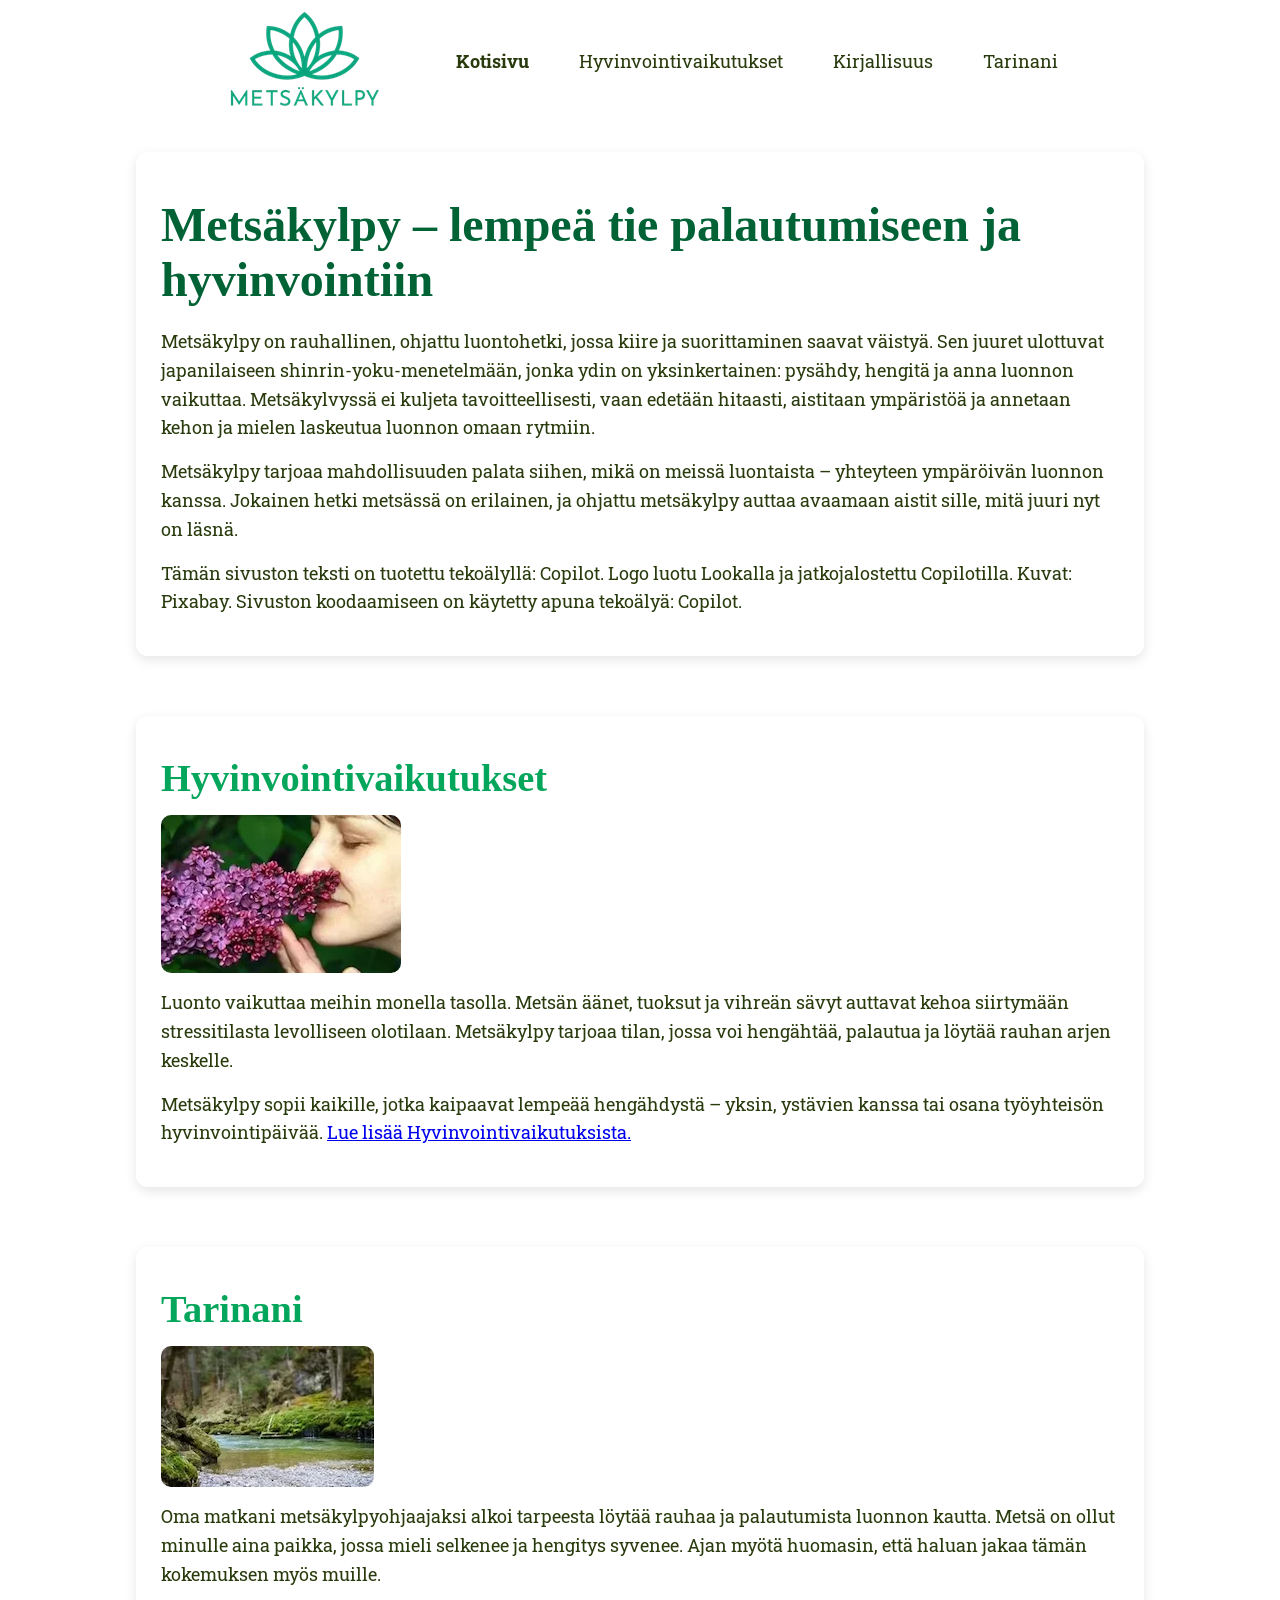
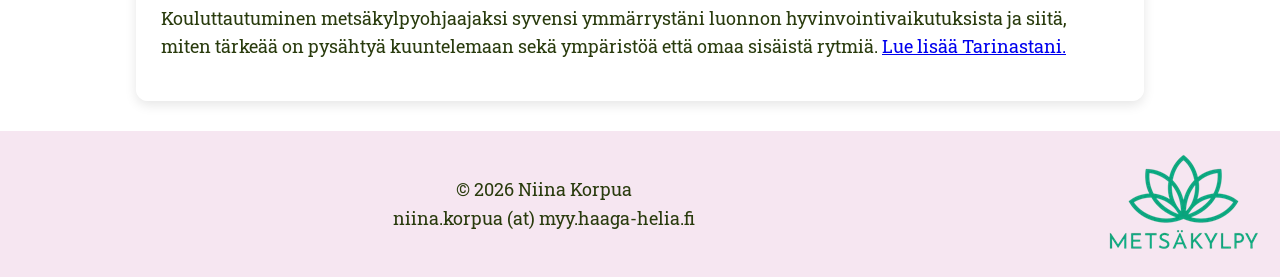
<file: index.html>
<!doctype html>
<html lang="fi">
  <head>
    <title>Metsäkylpy</title>
    <meta name="description" content="Tietoa metsäkylvystä.">
    <meta name="viewport" content="width=device-width, initial-scale=1" >
    <meta charset="UTF-8" >
    <meta name="author" content="Niina" >
    <meta name="robots" content="index, follow">
    <!-- Fontit -->
    <link rel="preconnect" href="https://fonts.googleapis.com" >
    <link rel="preconnect" href="https://fonts.gstatic.com" crossorigin >
    <link
      href="https://fonts.googleapis.com/css2?family=Playwrite+NZ+Basic:wght@100..400&family=Roboto+Slab:wght@100..900&display=optional"
      rel="stylesheet">
    <!-- CSS -->
    <link href="style.css" rel="stylesheet" type="text/css">

    <!-- Ensimmäisen ison kuvan lataukseen liittyvä -->
    <link rel="preload" as="image" href="Kuva0.webp" fetchpriority="high">
  
  </head>
  <body>
    <header>

    <!-- Ylätunniste: logo + navigaatio -->
    <div class="header-container">
      <img class="logo" src="Logo.webp" width="153" height="106" alt="Logo Metsäkylpy" >
      <button class="hamburger-btn" id="hamburger" aria-label="Toggle navigation" type="button">
        <span class="bar"></span>
        <span class="bar"></span>
        <span class="bar"></span>
      </button>
        <nav class="header-navigation" id="nav-menu" aria-label="Päänavigaatio">
          <ul class="header-text-navigation">
            <li><a href="./" class="active">Kotisivu</a></li>
            <li>
              <a href="hyvinvointivaikutukset.html">Hyvinvointivaikutukset</a>
            </li>
            <li><a href="kirjallisuus.html">Kirjallisuus</a></li>
            <li><a href="tarinani.html">Tarinani</a></li>
          </ul>
        </nav>
        <script>

          // Hamburger menu toggle
          const hamburger = document.getElementById("hamburger");
          const navMenu = document.getElementById("nav-menu");

          hamburger.addEventListener("click", () => {
            navMenu.classList.toggle("active");
            hamburger.classList.toggle("active");
          });

          // Close menu when link is clicked
          document.querySelectorAll(".header-navigation a").forEach(link => {
            link.addEventListener("click", () => {
              navMenu.classList.remove("active");
              hamburger.classList.remove("active");
            });
          });
        </script>
    </div>

    <!-- Leveä bannerikuva -->
    <div class="banneri-container">
      <img  class="lcp" src="Kuva0.webp" width="215" height="125" fetchpriority="high" alt="Kanto metsässä" >
    </div>
    </header>

    <!-- Pääsisältö -->
    <main>
      <div class="page">
      <div class="card">
        <h1>Metsäkylpy – lempeä tie palautumiseen ja hyvinvointiin</h1>
        <p>
          Metsäkylpy on rauhallinen, ohjattu luontohetki, jossa kiire ja suorittaminen saavat väistyä. Sen juuret
          ulottuvat japanilaiseen shinrin-yoku-menetelmään, jonka ydin on yksinkertainen: pysähdy, hengitä ja anna
          luonnon vaikuttaa. Metsäkylvyssä ei kuljeta tavoitteellisesti, vaan edetään hitaasti, aistitaan ympäristöä ja
          annetaan kehon ja mielen laskeutua luonnon omaan rytmiin.
        </p>
        <p>
          Metsäkylpy tarjoaa mahdollisuuden palata siihen, mikä on meissä luontaista – yhteyteen ympäröivän luonnon
          kanssa. Jokainen hetki metsässä on erilainen, ja ohjattu metsäkylpy auttaa avaamaan aistit sille, mitä juuri
          nyt on läsnä.
        </p>
        <p>
          Tämän sivuston teksti on tuotettu tekoälyllä: Copilot. Logo luotu Lookalla ja jatkojalostettu Copilotilla. Kuvat: Pixabay. Sivuston koodaamiseen on käytetty apuna tekoälyä: Copilot.
        </p>
      </div>
      <div class="flex_container kotisivu">
        <div class="flex_item">
          <div class="card">
          <h2>Hyvinvointi&shy;vaikutukset</h2>
          <img src="Kuva1.webp" width="240" height="158" alt="Nainen haistelee kukkaa" >
          <p>
            Luonto vaikuttaa meihin monella tasolla. Metsän äänet, tuoksut ja vihreän sävyt auttavat kehoa siirtymään
            stressitilasta levolliseen olotilaan. Metsäkylpy tarjoaa tilan, jossa voi hengähtää, palautua ja löytää
            rauhan arjen keskelle.
          </p>
          <p>
            Metsäkylpy sopii kaikille, jotka kaipaavat lempeää hengähdystä – yksin, ystävien kanssa tai osana
            työyhteisön hyvinvointipäivää.
            <a href="hyvinvointivaikutukset.html">Lue lisää Hyvinvointivaikutuksista.</a>
          </p>
          </div>
        </div>
      </div>

        <div class="flex_item">
          <div class="card">
          <h2>Tarinani</h2>
          <img src="Kuva2.webp" width="213" height="141" alt="Puro metsässä" >
          <p>
            Oma matkani metsäkylpyohjaajaksi alkoi tarpeesta löytää rauhaa ja palautumista luonnon kautta. Metsä on
            ollut minulle aina paikka, jossa mieli selkenee ja hengitys syvenee. Ajan myötä huomasin, että haluan jakaa
            tämän kokemuksen myös muille.
          </p>
          <p>
            Kouluttautuminen metsäkylpyohjaajaksi syvensi ymmärrystäni luonnon hyvinvointivaikutuksista ja siitä, miten
            tärkeää on pysähtyä kuuntelemaan sekä ympäristöä että omaa sisäistä rytmiä.
            <a href="tarinani.html">Lue lisää Tarinastani.</a>
          </p>
          
        </div>
      </div>
      </div>
    </main>

    <footer>
      <div class="footer-container">
        <div class="footer-text-container">
          <p>© 2026 Niina Korpua <br >
          niina.korpua (at) myy.haaga-helia.fi 
          </p>
        </div>
        <img class="logo" src="Logo.webp" width="153" height="106" alt="Logo Metsäkylpy" >
      </div>
    </footer>
  </body>
</html>
</file>
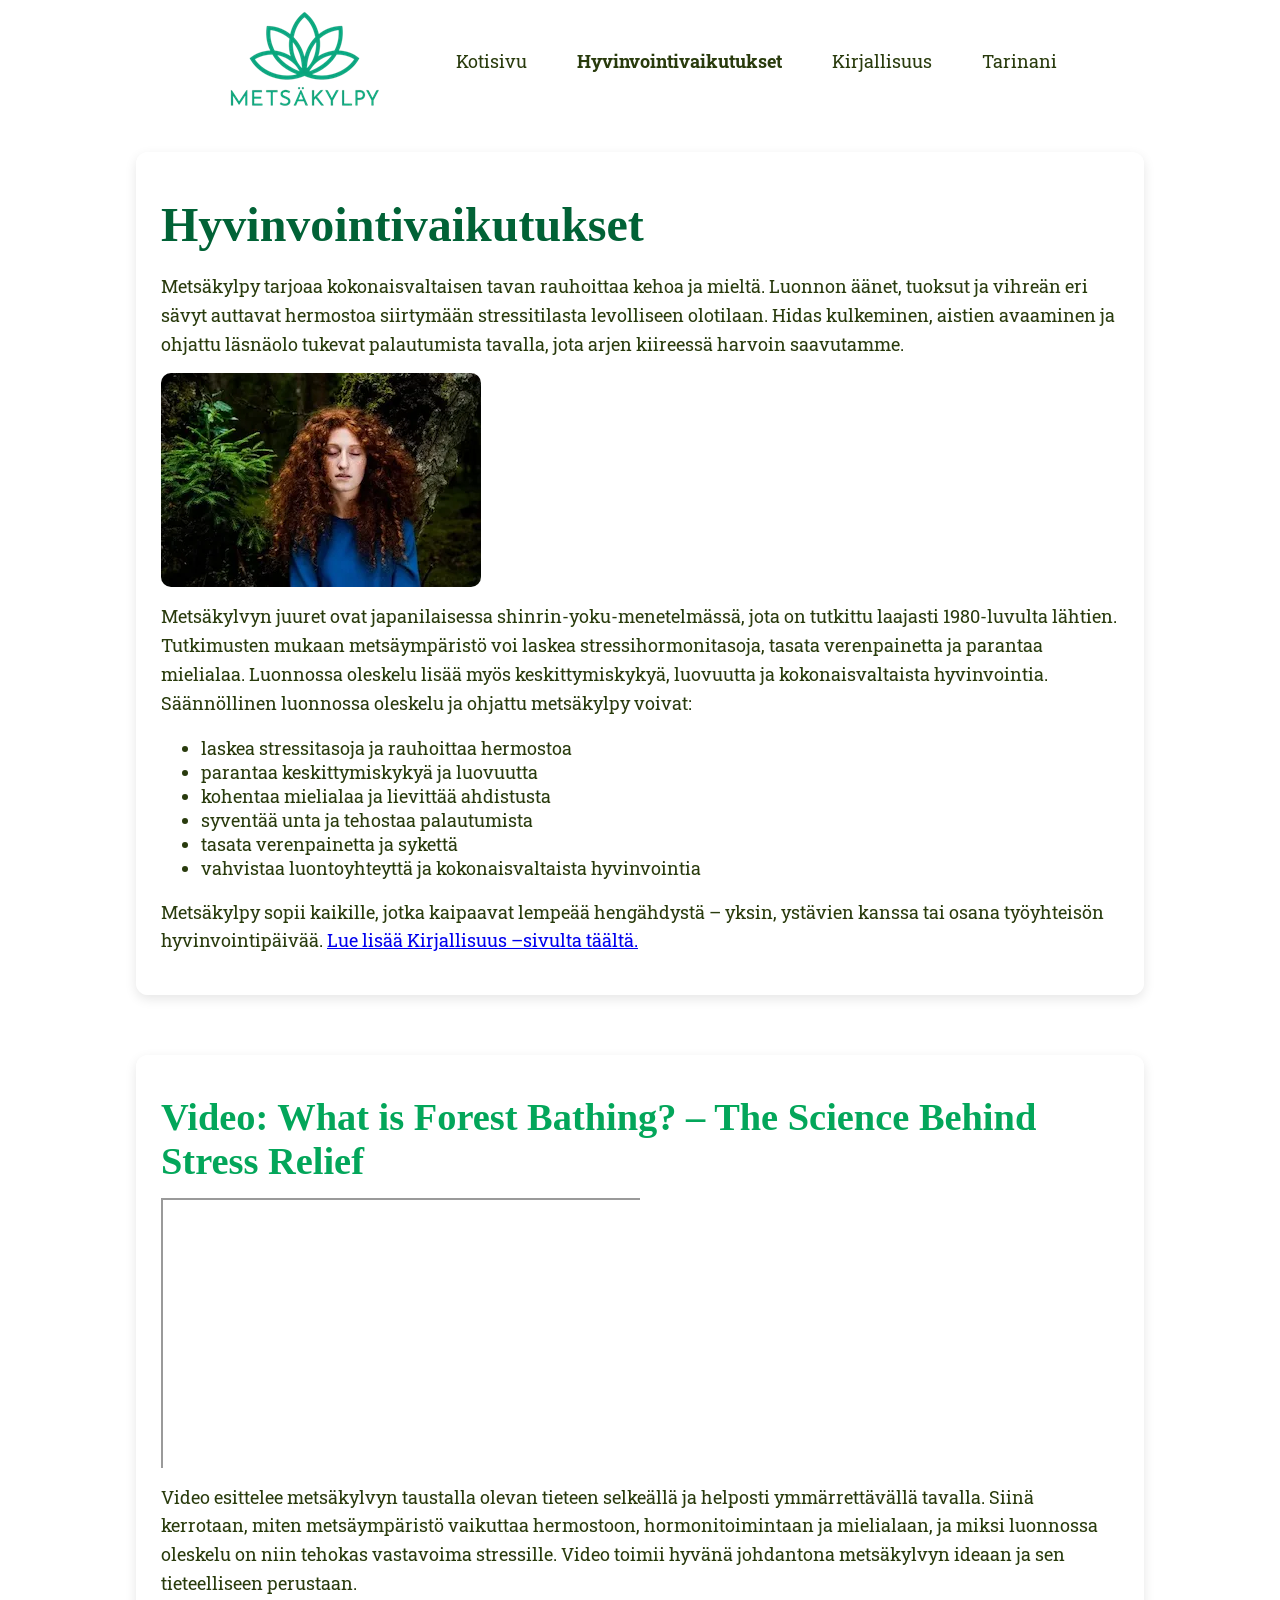
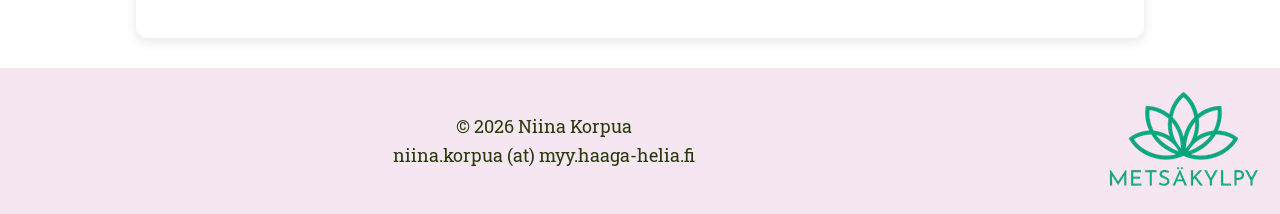
<file: hyvinvointivaikutukset.html>
<!doctype html>
<html lang="fi">
  <head>
    <title>Hyvinvointivaikutukset</title>
    <meta name="viewport" content="width=device-width, initial-scale=1" >
    <meta name="description" content="Metsäkylpy – tietoa luonnon hyvinvointivaikutuksista.">
    <meta charset="UTF-8" >
    <meta name="author" content="Niina" >
    <meta name="robots" content="index, follow">
    <!-- Fontit -->
    <link rel="preconnect" href="https://fonts.googleapis.com" >
    <link rel="preconnect" href="https://fonts.gstatic.com" crossorigin >
    <link
      href="https://fonts.googleapis.com/css2?family=Playwrite+NZ+Basic:wght@100..400&family=Roboto+Slab:wght@100..900&display=optional"
      rel="stylesheet">
    <!-- CSS -->
    <link href="style.css" rel="stylesheet" type="text/css" >

    <!-- Ensimmäisen ison kuvan lataukseen liittyvä -->
    <link rel="preload" as="image" href="Kuva0.webp" fetchpriority="high">
  
  </head>
  <body>
  <!-- Sivun yhtenäinen ulkomarginaali kaikilla sivuilla <div class="page">-->
    <!-- Ylätunniste: logo + navigaatio -->

    <div class="header-container">
      <a href="index.html"><img class="logo" src="Logo.webp" width="153" height="106" alt="Logo Metsäkylpy" >
      </a>
      <button class="hamburger-btn" id="hamburger" aria-label="Toggle navigation" type="button">
        <span class="bar"></span>
        <span class="bar"></span>
        <span class="bar"></span>
      </button>
      <header>
        <nav class="header-navigation" id="nav-menu" aria-label="Päänavigaatio">
          <ul class="header-text-navigation">
            <li><a href="./">Kotisivu</a></li>
            <li>
              <a href="hyvinvointivaikutukset.html" class="active">Hyvinvointivaikutukset</a>
            </li>
            <li><a href="kirjallisuus.html">Kirjallisuus</a></li>
            <li><a href="tarinani.html">Tarinani</a></li>
          </ul>
        </nav>
        <script>
          // Hamburger menu toggle
          const hamburger = document.getElementById("hamburger");
          const navMenu = document.getElementById("nav-menu");

          hamburger.addEventListener("click", () => {
            navMenu.classList.toggle("active");
            hamburger.classList.toggle("active");
          });

          // Close menu when link is clicked
          document.querySelectorAll(".header-navigation a").forEach(link => {
            link.addEventListener("click", () => {
              navMenu.classList.remove("active");
              hamburger.classList.remove("active");
            });
          });
        </script>
      </header>
    </div>

    <!-- Leveä bannerikuva (Kuva0) -->
    <div class="banneri-container">
      <img  class="lcp" src="Kuva0.webp" width="215" height="125" fetchpriority="high" alt="Kanto metsässä" >
    </div>

    <!-- Pääsisältö -->
    <main>
      <div class="page">
      <div class="card">
      <div class="flex_item">
        <h1>Hyvinvointi&shy;vaikutukset</h1>
        <p>
          Metsäkylpy tarjoaa kokonaisvaltaisen tavan rauhoittaa kehoa ja mieltä. Luonnon äänet, tuoksut ja vihreän eri
          sävyt auttavat hermostoa siirtymään stressitilasta levolliseen olotilaan. Hidas kulkeminen, aistien avaaminen
          ja ohjattu läsnäolo tukevat palautumista tavalla, jota arjen kiireessä harvoin saavutamme.
        </p>
        <img src="Kuva3.webp" width="640" height="427" alt="Nainen metsässä" >
        <p>
          Metsäkylvyn juuret ovat japanilaisessa shinrin-yoku-menetelmässä, jota on tutkittu laajasti 1980-luvulta
          lähtien. Tutkimusten mukaan metsäympäristö voi laskea stressihormonitasoja, tasata verenpainetta ja parantaa
          mielialaa. Luonnossa oleskelu lisää myös keskittymiskykyä, luovuutta ja kokonaisvaltaista hyvinvointia.
          Säännöllinen luonnossa oleskelu ja ohjattu metsäkylpy voivat:
        </p>

        <ul>
          <li>laskea stressitasoja ja rauhoittaa hermostoa</li>
          <li>parantaa keskittymiskykyä ja luovuutta</li>
          <li>kohentaa mielialaa ja lievittää ahdistusta</li>
          <li>syventää unta ja tehostaa palautumista</li>
          <li>tasata verenpainetta ja sykettä</li>
          <li>vahvistaa luontoyhteyttä ja kokonaisvaltaista hyvinvointia</li>
        </ul>
        <p>
          Metsäkylpy sopii kaikille, jotka kaipaavat lempeää hengähdystä – yksin, ystävien kanssa tai osana työyhteisön
          hyvinvointipäivää.
          <a href="kirjallisuus.html">Lue lisää Kirjallisuus –sivulta täältä.</a>
        </p>
      </div>
      </div>

      <div class="flex_container">
        <div class="flex_item">
        <div class="card">
          <h2>Video: What is Forest Bathing? – The Science Behind Stress Relief</h2>
          <div class="video-wrapper">
            <iframe
              src="https://www.youtube.com/embed/0zaBChEQr2w?playsinline=1"
              title="YouTube video player"
              allow="accelerometer; autoplay; clipboard-write; encrypted-media; gyroscope; picture-in-picture"
              allowfullscreen
            >
            </iframe>
          </div>
          <p>
            Video esittelee metsäkylvyn taustalla olevan tieteen selkeällä ja helposti ymmärrettävällä tavalla. Siinä
            kerrotaan, miten metsäympäristö vaikuttaa hermostoon, hormonitoimintaan ja mielialaan, ja miksi luonnossa
            oleskelu on niin tehokas vastavoima stressille. Video toimii hyvänä johdantona metsäkylvyn ideaan ja sen
            tieteelliseen perustaan.
          </p>
        </div>
      </div>
      </div>
      </div>
      </main>
      <footer>
        <div class="footer-container">
          <div class="footer-text-container">
          <p>© 2026 Niina Korpua <br >
          niina.korpua (at) myy.haaga-helia.fi
          </p>
          </div>
          <img class="logo" src="Logo.webp" width="153" height="106" alt="Logo Metsäkylpy" >
        </div>
      </footer>

  </body>
</html>
</file>
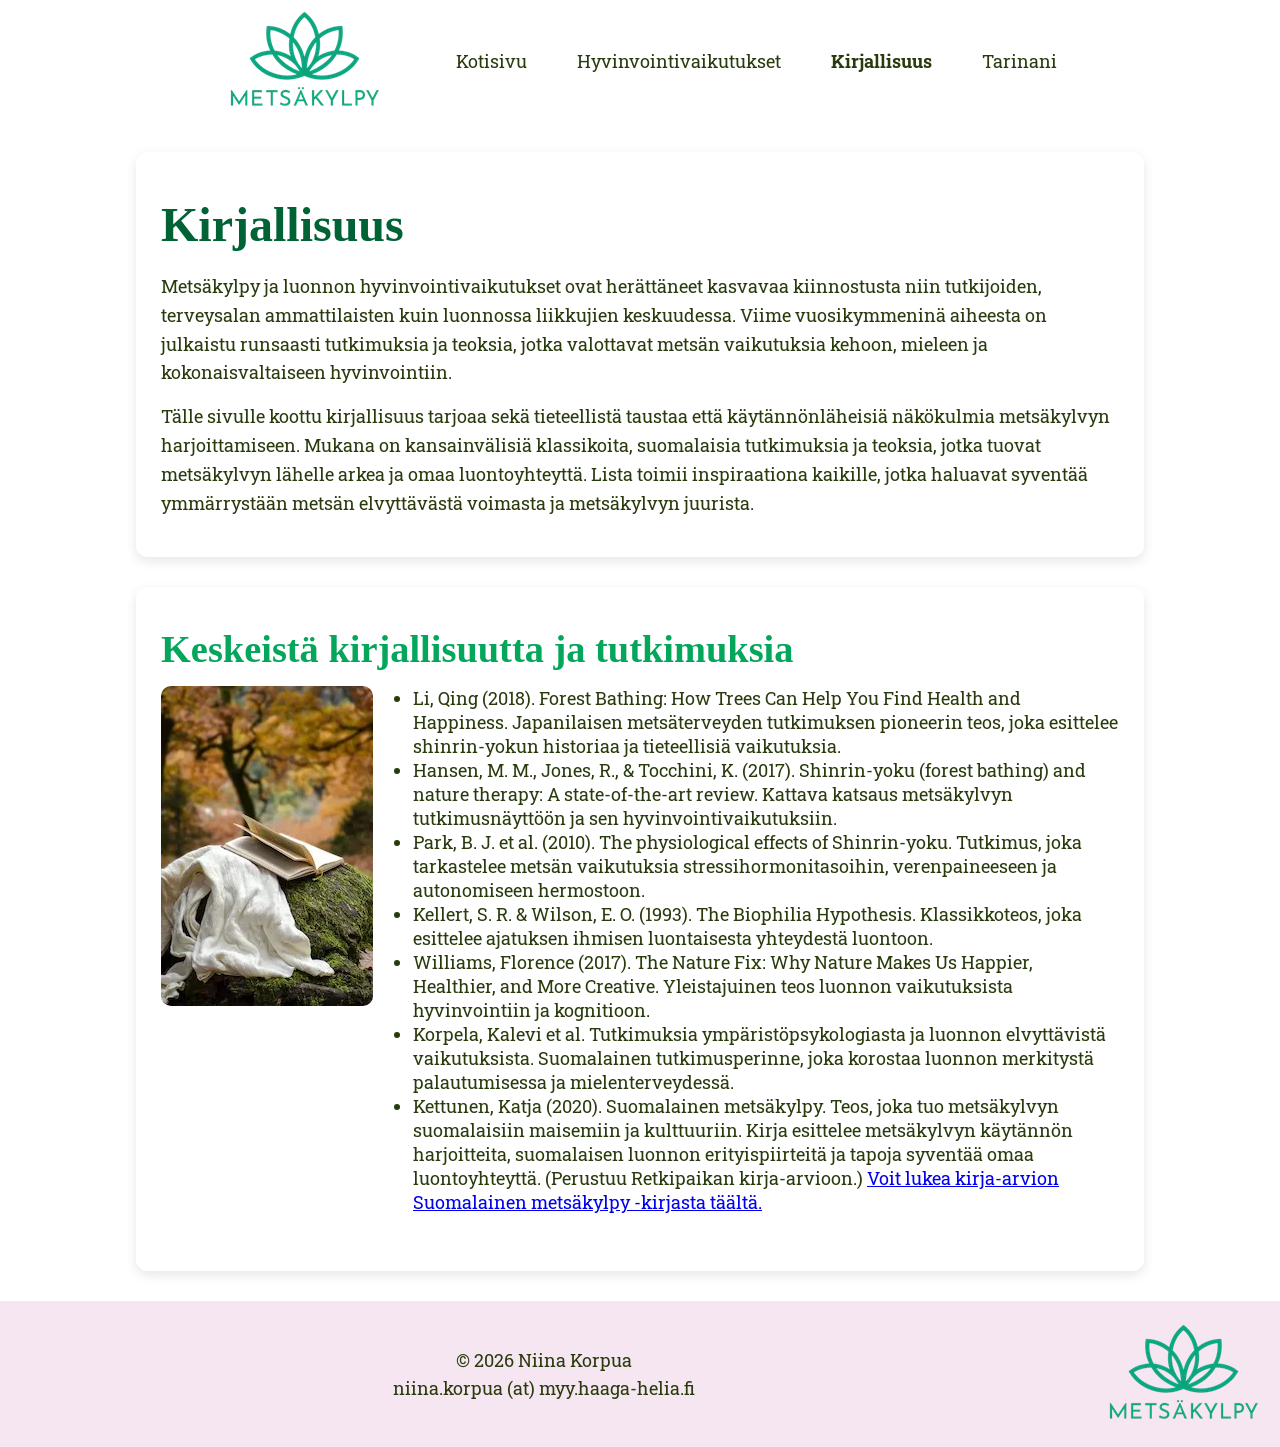
<file: kirjallisuus.html>
<!doctype html>
<html lang="fi">
  <head>
    <title>Kirjallisuus</title>
    <meta name="viewport" content="width=device-width, initial-scale=1" >
    <meta name="description" content="Kirjallisuutta metsäkylvystä.">
    <meta charset="UTF-8" >
    <meta name="author" content="Niina" >
    <meta name="robots" content="index, follow">
        <!-- Fontit -->
    <link rel="preconnect" href="https://fonts.googleapis.com" >
    <link rel="preconnect" href="https://fonts.gstatic.com" crossorigin >
    <link
      href="https://fonts.googleapis.com/css2?family=Playwrite+NZ+Basic:wght@100..400&family=Roboto+Slab:wght@100..900&display=optional"
      rel="stylesheet">
    <!-- CSS -->
    <link href="style.css" rel="stylesheet" type="text/css">

    <!-- Ensimmäisen ison kuvan lataukseen liittyvä -->
    <link rel="preload" as="image" href="Kuva0.webp" fetchpriority="high">
  
  </head>
  <body>
    <!-- Sivun yhtenäinen ulkomarginaali kaikilla sivuilla <div class="page">-->
    <!-- Ylätunniste: logo + navigaatio -->

    <div class="header-container">
      <a href="index.html"><img class="logo" src="Logo.webp" width="153" height="106" alt="Logo Metsäkylpy" >
      </a>
      <button class="hamburger-btn" id="hamburger" aria-label="Toggle navigation" type="button">
        <span class="bar"></span>
        <span class="bar"></span>
        <span class="bar"></span>
      </button>
      <header>
        <nav class="header-navigation" id="nav-menu" aria-label="Päänavigaatio">
          <ul class="header-text-navigation">
            <li><a href="./">Kotisivu</a></li>
            <li>
              <a href="hyvinvointivaikutukset.html">Hyvinvointivaikutukset</a>
            </li>
            <li><a href="kirjallisuus.html" class="active">Kirjallisuus</a></li>
            <li><a href="tarinani.html">Tarinani</a></li>
          </ul>
        </nav>
        <script>
          // Hamburger menu toggle
          const hamburger = document.getElementById("hamburger");
          const navMenu = document.getElementById("nav-menu");

          hamburger.addEventListener("click", () => {
            navMenu.classList.toggle("active");
            hamburger.classList.toggle("active");
          });

          // Close menu when link is clicked
          document.querySelectorAll(".header-navigation a").forEach(link => {
            link.addEventListener("click", () => {
              navMenu.classList.remove("active");
              hamburger.classList.remove("active");
            });
          });
        </script>
      </header>
    </div>

    <!-- POIS ylimääräiset? <div class="container">
        <section class="section">  -->

    <!-- Leveä bannerikuva (Kuva0) -->
    <div class="banneri-container">
      <img  class="lcp" src="Kuva0.webp" width="215" height="125" fetchpriority="high" alt="Kanto metsässä" >
    </div>

    <!-- Pääsisältö -->
    <main>
      <div class="page">
      <div class="card">
      <h1>Kirjallisuus</h1>
      <p>
        Metsäkylpy ja luonnon hyvinvointivaikutukset ovat herättäneet kasvavaa kiinnostusta niin tutkijoiden,
        terveysalan ammattilaisten kuin luonnossa liikkujien keskuudessa. Viime vuosikymmeninä aiheesta on julkaistu
        runsaasti tutkimuksia ja teoksia, jotka valottavat metsän vaikutuksia kehoon, mieleen ja kokonaisvaltaiseen
        hyvinvointiin.
      </p>
      <p>
        Tälle sivulle koottu kirjallisuus tarjoaa sekä tieteellistä taustaa että käytännönläheisiä näkökulmia
        metsäkylvyn harjoittamiseen. Mukana on kansainvälisiä klassikoita, suomalaisia tutkimuksia ja teoksia, jotka
        tuovat metsäkylvyn lähelle arkea ja omaa luontoyhteyttä. Lista toimii inspiraationa kaikille, jotka haluavat
        syventää ymmärrystään metsän elvyttävästä voimasta ja metsäkylvyn juurista.
      </p>
      </div>
      <div class="card">
      <h2>Keskeistä kirjallisuutta ja tutkimuksia</h2>
      <div class="book-list-container">
        <div class="flex_item">
          <img src="Kuva4.webp" width="212" height="320" alt="Kirja kivellä metsässä" >
        </div>

        <div>
          <ul class="book-list">
            <li>
              Li, Qing (2018). Forest Bathing: How Trees Can Help You Find Health and Happiness. Japanilaisen
              metsäterveyden tutkimuksen pioneerin teos, joka esittelee shinrin-yokun historiaa ja tieteellisiä
              vaikutuksia.
            </li>
            <li>
              Hansen, M. M., Jones, R., & Tocchini, K. (2017). Shinrin-yoku (forest bathing) and nature therapy: A
              state-of-the-art review. Kattava katsaus metsäkylvyn tutkimusnäyttöön ja sen hyvinvointivaikutuksiin.
            </li>
            <li>
              Park, B. J. et al. (2010). The physiological effects of Shinrin-yoku. Tutkimus, joka tarkastelee metsän
              vaikutuksia stressihormonitasoihin, verenpaineeseen ja autonomiseen hermostoon.
            </li>
            <li>
              Kellert, S. R. & Wilson, E. O. (1993). The Biophilia Hypothesis. Klassikkoteos, joka esittelee ajatuksen
              ihmisen luontaisesta yhteydestä luontoon.
            </li>
            <li>
              Williams, Florence (2017). The Nature Fix: Why Nature Makes Us Happier, Healthier, and More Creative.
              Yleistajuinen teos luonnon vaikutuksista hyvinvointiin ja kognitioon.
            </li>
            <li>
              Korpela, Kalevi et al. Tutkimuksia ympäristöpsykologiasta ja luonnon elvyttävistä vaikutuksista.
              Suomalainen tutkimusperinne, joka korostaa luonnon merkitystä palautumisessa ja mielenterveydessä.
            </li>
            <li>
              Kettunen, Katja (2020). Suomalainen metsäkylpy. Teos, joka tuo metsäkylvyn suomalaisiin maisemiin ja
              kulttuuriin. Kirja esittelee metsäkylvyn käytännön harjoitteita, suomalaisen luonnon erityispiirteitä ja
              tapoja syventää omaa luontoyhteyttä. (Perustuu Retkipaikan kirja-arvioon.)
              <a href="https://retkipaikka.fi/kirja-arvio-suomalainen-metsakylpy/">
                Voit lukea kirja-arvion Suomalainen metsäkylpy -kirjasta täältä.
              </a>
            </li>
          </ul>
        </div>
      </div>
      </div>
      </div>
      <footer>
        <div class="footer-container">
          <div class="footer-text-container">
          <p>© 2026 Niina Korpua <br >
          niina.korpua (at) myy.haaga-helia.fi
          </p>
          </div>
          <img class="logo" src="Logo.webp" width="153" height="106" alt="Logo Metsäkylpy" >
        </div>
      </footer>
    </main>
  </body>
</html>
</file>
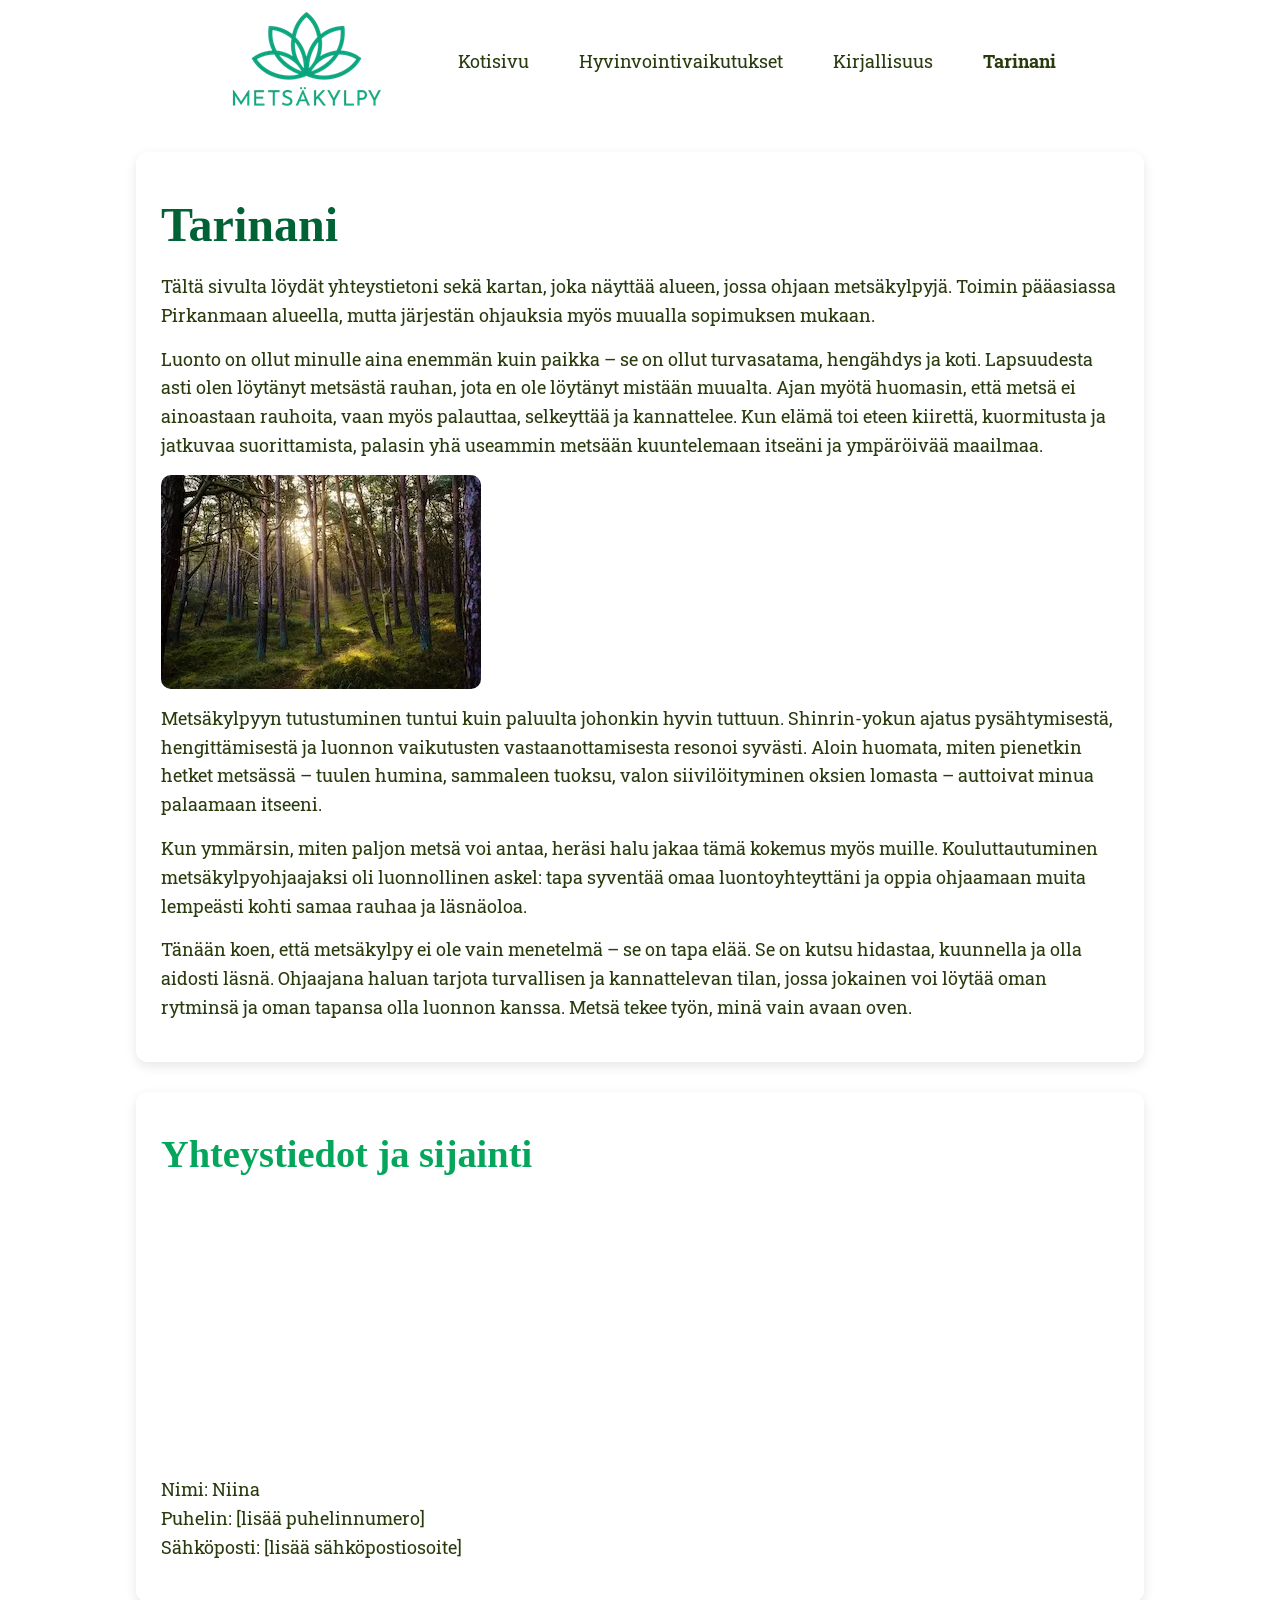
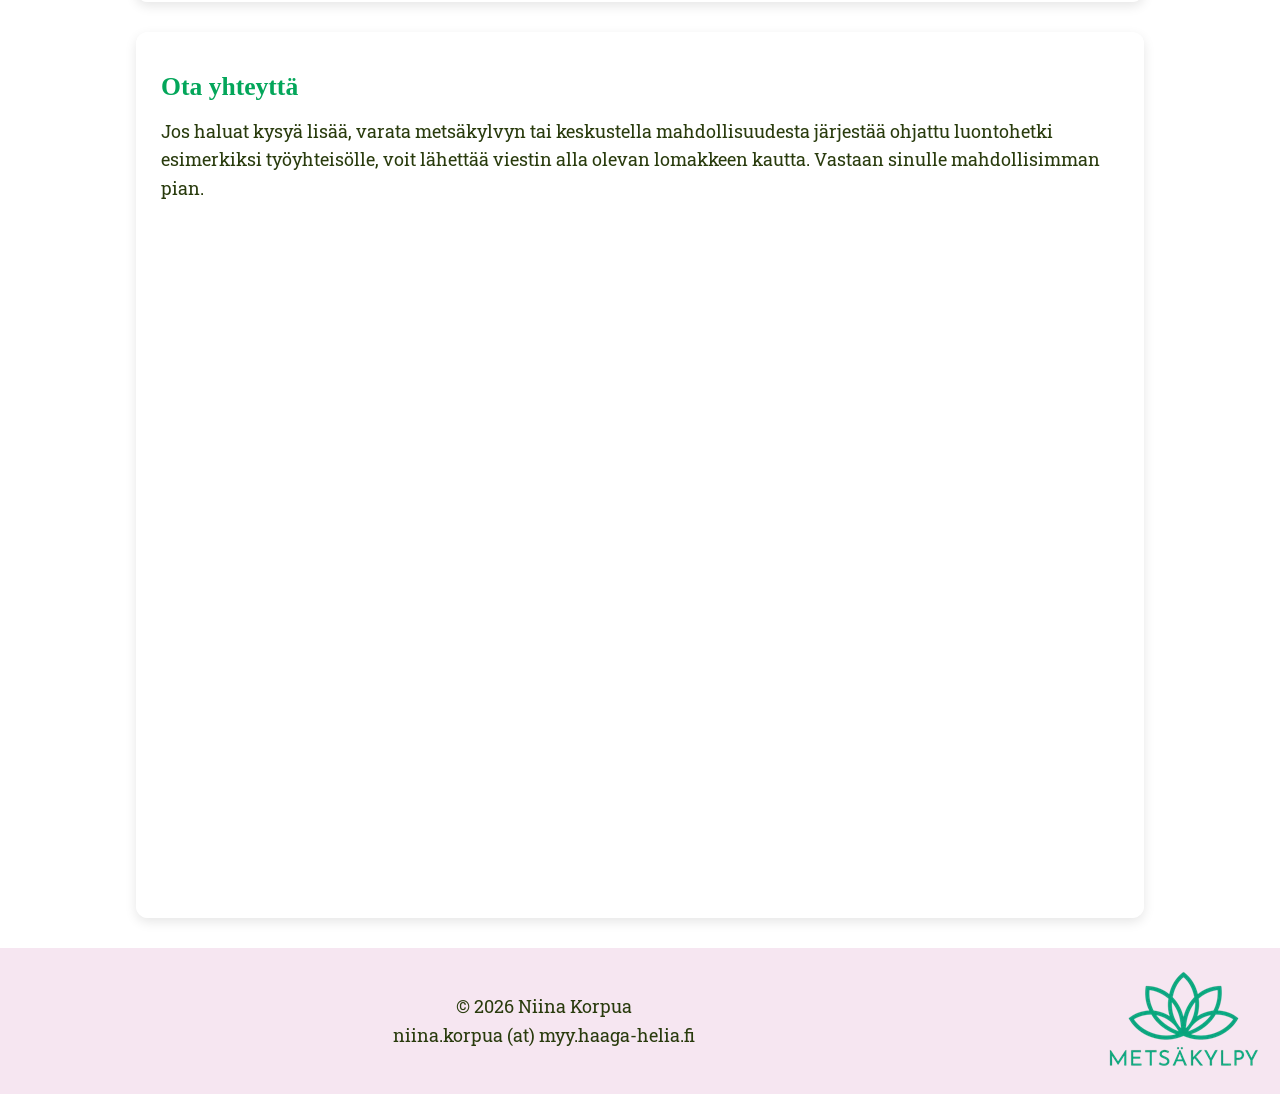
<file: tarinani.html>
<!doctype html>
<html lang="fi">
  <head>
    <title>Tarinani</title>
    <meta name="viewport" content="width=device-width, initial-scale=1" >
    <meta name="description" content="Tarina metsäkylpyohjaajasta.">
    <meta charset="UTF-8" >
    <meta name="author" content="Niina" >
    <meta name="robots" content="index, follow">
        <!-- Fontit -->
    <link rel="preconnect" href="https://fonts.googleapis.com" >
    <link rel="preconnect" href="https://fonts.gstatic.com" crossorigin >
    <link
      href="https://fonts.googleapis.com/css2?family=Playwrite+NZ+Basic:wght@100..400&family=Roboto+Slab:wght@100..900&display=optional"
      rel="stylesheet" >
    <!-- CSS -->
    <link href="style.css" rel="stylesheet" type="text/css" >

    <!-- Ensimmäisen ison kuvan lataukseen liittyvä -->
    <link rel="preload" as="image" href="Kuva0.webp" fetchpriority="high">
  
  </head>
  <body>
    <!-- Sivun yhtenäinen ulkomarginaali kaikilla sivuilla <div class="page">-->
    <!-- Ylätunniste: logo + navigaatio -->

    <div class="header-container">
      <a href="index.html"><img class="logo" src="Logo.webp" width="153" height="106" alt="Logo Metsäkylpy" >
      </a>
      <button class="hamburger-btn" id="hamburger" aria-label="Toggle navigation" type="button">
        <span class="bar"></span>
        <span class="bar"></span>
        <span class="bar"></span>
      </button>
      <header>
        <nav class="header-navigation" id="nav-menu" aria-label="Päänavigaatio">
          <ul class="header-text-navigation">
            <li><a href="./">Kotisivu</a></li>
            <li>
              <a href="hyvinvointivaikutukset.html">Hyvinvointivaikutukset</a>
            </li>
            <li><a href="kirjallisuus.html">Kirjallisuus</a></li>
            <li><a href="tarinani.html" class="active">Tarinani</a></li>
          </ul>
        </nav>
        <script>
          // Hamburger menu toggle
          const hamburger = document.getElementById("hamburger");
          const navMenu = document.getElementById("nav-menu");

          hamburger.addEventListener("click", () => {
            navMenu.classList.toggle("active");
            hamburger.classList.toggle("active");
          });

          // Close menu when link is clicked
          document.querySelectorAll(".header-navigation a").forEach(link => {
            link.addEventListener("click", () => {
              navMenu.classList.remove("active");
              hamburger.classList.remove("active");
            });
          });
        </script>
      </header>
    </div>

    <!-- POIS ylimääräiset? <div class="container">
        <section class="section">  -->

    <!-- Leveä bannerikuva (Kuva0) -->
    <div class="banneri-container">
            <img  class="lcp" src="Kuva0.webp" width="215" height="125" fetchpriority="high" alt="Kanto metsässä" >
    </div>

    <!-- Pääsisältö -->
     <main>
      <div class="page">
      <div class="flex_container_tarinani">
        <div class="flex_item">
          <div class="card">
          <h1>Tarinani</h1>

          <p>
            Tältä sivulta löydät yhteystietoni sekä kartan, joka näyttää alueen, jossa ohjaan metsäkylpyjä. Toimin
            pääasiassa Pirkanmaan alueella, mutta järjestän ohjauksia myös muualla sopimuksen mukaan.
          </p>

          <p>
            Luonto on ollut minulle aina enemmän kuin paikka – se on ollut turvasatama, hengähdys ja koti. Lapsuudesta
            asti olen löytänyt metsästä rauhan, jota en ole löytänyt mistään muualta. Ajan myötä huomasin, että metsä ei
            ainoastaan rauhoita, vaan myös palauttaa, selkeyttää ja kannattelee. Kun elämä toi eteen kiirettä,
            kuormitusta ja jatkuvaa suorittamista, palasin yhä useammin metsään kuuntelemaan itseäni ja ympäröivää
            maailmaa.
          </p>
          <img src="Kuva5.webp" width="320" height="214" alt="Auringon kajo metsässä" >
          <p>
            Metsäkylpyyn tutustuminen tuntui kuin paluulta johonkin hyvin tuttuun. Shinrin-yokun ajatus pysähtymisestä,
            hengittämisestä ja luonnon vaikutusten vastaanottamisesta resonoi syvästi. Aloin huomata, miten pienetkin
            hetket metsässä – tuulen humina, sammaleen tuoksu, valon siivilöityminen oksien lomasta – auttoivat minua
            palaamaan itseeni.
          </p>

          <p>
            Kun ymmärsin, miten paljon metsä voi antaa, heräsi halu jakaa tämä kokemus myös muille. Kouluttautuminen
            metsäkylpyohjaajaksi oli luonnollinen askel: tapa syventää omaa luontoyhteyttäni ja oppia ohjaamaan muita
            lempeästi kohti samaa rauhaa ja läsnäoloa.
          </p>

          <p>
            Tänään koen, että metsäkylpy ei ole vain menetelmä – se on tapa elää. Se on kutsu hidastaa, kuunnella ja
            olla aidosti läsnä. Ohjaajana haluan tarjota turvallisen ja kannattelevan tilan, jossa jokainen voi löytää
            oman rytminsä ja oman tapansa olla luonnon kanssa. Metsä tekee työn, minä vain avaan oven.
          </p>
        </div>
        </div>
      </div>
      <div class="card">
      <h2>Yhteystiedot ja sijainti</h2>
      <div class="map-container">
        <iframe
          src="https://www.google.com/maps/embed?pb=!1m18!1m12!1m3!1d242652.47456125182!2d23.50067115554171!3d61.63153124515219!2m3!1f0!2f0!3f0!3m2!1i1024!2i768!4f13.1!3m3!1m2!1s0x468edf554593da5d%3A0x6adfe3bd1e0b22c0!2sTampere!5e0!3m2!1sfi!2sfi!4v1772468191405!5m2!1sfi!2sfi"
          allowfullscreen
          loading="lazy"
          referrerpolicy="no-referrer-when-downgrade"
          title="Google Maps - Tampere"
        ></iframe>
      </div>
      <p>
        Nimi: Niina <br >
        Puhelin: [lisää puhelinnumero] <br >
        Sähköposti: [lisää sähköpostiosoite]
      </p>
      </div>
      <div class="card">
      <h3>Ota yhteyttä</h3>
      <p>
        Jos haluat kysyä lisää, varata metsäkylvyn tai keskustella mahdollisuudesta järjestää ohjattu luontohetki
        esimerkiksi työyhteisölle, voit lähettää viestin alla olevan lomakkeen kautta. Vastaan sinulle mahdollisimman
        pian.
      </p>

      <div class="forms-container">
        <iframe
          class="forms-iframe"
          src="https://forms.office.com/Pages/ResponsePage.aspx?id=g5TjqSHdJUy4SCpiXP95Oac_Ut6na_NLpgxZKY48R7pUNERYOEdTN0xUMEhJUjlaQklRRlQxMkNKOC4u&embed=true"
          title="Yhteydenottolomake"
          loading="lazy"
          referrerpolicy="no-referrer-when-downgrade"
          allowfullscreen
        ></iframe>
      </div>
      </div>
      </div>
      </main>
      <footer>
        <div class="footer-container">
          <div class="footer-text-container">
          <p>© 2026 Niina Korpua <br >
          niina.korpua (at) myy.haaga-helia.fi
          </p>
          </div>
          <img class="logo" src="Logo.webp" width="153" height="106" alt="Logo Metsäkylpy" >
        </div>
      </footer>
  </body>
</html>
</file>
<file: style.css>
/* kaikille yhteiset tyylit 
määrittele bodyyn kaikki marginaalit*/

body {
  display: block;
  margin: 0px;
  background-color: var(--background-color);
  font-family: "Roboto Slab", sans-serif;
  color: var(--primary-color);
  font-size: clamp(
    16px,
    2.5vw,
    18px
  );
}

:root {
  --primary-color: #293b0d;
  --secondary-color: #016236;
  --third-color: #03a65a;
  --accent-color: #f6e6f1;
  --background-color: #ffffff;
  font-family: "Roboto Slab", sans-serif;
}

h1 {
  display: block;
  color: var(--secondary-color);
  font-family: "Playwrite NZ Basic";
  margin: 20px 0;
  font-size: clamp(1.4rem, 4vw, 3rem);
  overflow-wrap: break-word; /* Otsikko mahtuu cardiin*/
  hyphens: auto
}

h2 {
  display: block;
  color: var(--third-color);
  font-family: "Playwrite NZ Basic";
  margin: 15px 0;
  font-size: clamp(1.3rem, 3.5vw, 2.4rem);
  overflow-wrap: break-word; /* Otsikko mahtuu cardiin*/
  hyphens: auto

}

h3 {
  display: block;
  color: var(--third-color);
  font-family: "Playwrite NZ Basic";
  margin: 15px 0;
  font-size: clamp(0.9rem, 3vw, 1.6rem);
}

p {
  margin: 15px 0;
  line-height: 1.6;
}

.logo {
  width: 153px;
  height: 106px;
  padding: 0 20px;
  justify-self: start;
}

.header-container {
  display: flex;
  align-items: center;
  width: 100%;
  height: auto;
  background-color: #ffffff;
  position: sticky;
  overflow: visible; /* valikko näkyy mobiilissa */  
  top: 0px;
  padding-top: 8px;
  padding-bottom: 8px;
  top: 0;
  z-index: 10; /* tai 100 */
  justify-content: center; /* varsinainen linkkirivin keskitys mutta logo hyppää myös keskelle */
}

.header-navigation li {
  list-style: none;
  margin: 0;
  padding: 0;
}

.header-navigation a {
  color: var(--primary-color);
  text-decoration: none;
  margin: 0 15px;
  transition: color 0.3s ease;
}

.header-navigation a.active {
  font-weight: bold; /* valinnainen korostus */
}

.header-navigation a:hover {
  color: var(--third-color);
}

.header-text-navigation {
  display: flex;
  justify-content: center;
  align-items: center;
  gap: 20px;
  flex-wrap: wrap;
  text-align: center;
}

/* Bannerikuvan koko */
.banneri-container {
  width: 100%;
  margin: 0 auto;
  overflow: hidden;
  aspect-ratio: 429 / 249;
}

/* Bannerikuva täyttää kontin leveyden */
.banneri-container img {
  width: 100%;
  height: 100%;
  object-fit: cover;
}

/* Perussääntö kaikille kuville */
img {
  max-width: 100%;
  height: auto;
  display: block;
}

.lcp {
  aspect-ratio: 215 / 125; /* LCP-kuvan oikea suhde */
}

/* Hamburger Menu */
.hamburger-btn {
  display: none;
  flex-direction: column;
  background: none;
  border: none;
  cursor: pointer;
  padding: 0;
  gap: 5px;
}
.hamburger-btn .bar {
  width: 25px;
  height: 3px;
  background-color: var(--third-color);
  transition: all 0.3s ease;
  display: block;
}

/* Hamburger active state */
.hamburger-btn.active .bar:nth-child(1) {
  transform: rotate(-45deg) translate(-5px, 6px);
}
.hamburger-btn.active .bar:nth-child(2) {
  opacity: 0;
}
.hamburger-btn.active .bar:nth-child(3) {
  transform: rotate(45deg) translate(-5px, -6px);
}

/* Kortit */
.card {
  background: #ffffffcc;
  padding: 25px;
  margin: 30px 0;
  border-radius: 12px;
  box-shadow: 0 4px 12px rgba(0,0,0,0.1);
  backdrop-filter: blur(4px);
  min-width: 0; /* estää korttia venymästä liian leveäksi */
  overflow: hidden; /* Tämä pakottaa kaiken sisällön pysymään kortin sisällä. */
}

    .card img {
      max-width: 100%;
      border-radius: 10px;
      margin-bottom: 15px;
      height: auto;
    }

/* Footer */
.footer-container {
  background-color: var(--accent-color);
  color: var(--primary-color);
  padding-top: 20px; /* sisätilaa */
  padding-bottom: 20px;
  display: flex;
  align-items: center;
  justify-content: space-between;
  flex-wrap: wrap;
  left: 0;
   width: 100%;
  /* width: 100vw; */
}

.footer-text-container {
  margin: 0;
  text-align: center;
  flex: 1;
}

  /* Kirjalistauksen container, joka pitää kuvan ja listan vierekkäin */
  .book-list-container {
    display: flex;
    align-items: flex-start; /* varmistaa että yläreunat ovat samassa linjassa */
    gap: 20px; /* väli kuvan ja listan väliin */
    margin-bottom: 2rem;
  }

  .book-list {
    margin: 0;
    padding-left: 20px; /* normaali lista-sisennys */
  }

  .flex_item img {
    width: auto;
    max-width: 400px;
    height: auto;
    display: block;

  }

  .map-container {
    position: relative;
    width: 100%; /* täytä rivin leveys tai vaihda esim. 50% */
    max-width: 50%; /* valinnainen: rajoita enintään puoleen */
    aspect-ratio: 16 / 9; /* pitää 16:9-kuvasuhteen */
    overflow: hidden; /* varmistaa ettei mikään vuoda ulos */
    border: 0;
  }

  /* upotettu <iframe> Google Mapsilta */
  .map-container > iframe {
    position: absolute; /* venytetään koko säiliöön */
    inset: 0; /* top:0; right:0; bottom:0; left:0; */
    width: 100%;
    height: 100%;
    border: 0;
  }

  .map-container iframe {
    position: absolute;
    inset: 0; /* sama kuin top:0; right:0; bottom:0; left:0 */
    width: 100%;
    height: 100%;
    border: 0;
  }

  /* Formsi responsiiviseksi */
.forms-container {
  aspect-ratio: 4 / 3; /* tai 16 / 9 */
  position: relative;
  max-width: 900px;
  padding: 0;
  overflow: hidden;
  z-index: 1;
}

.forms-iframe {
  position: absolute;
  inset: 0;
  width: 100%;
  height: 100%;
  border: 0;
}

  /* Video responsiiviseksi */
  .video-wrapper {
    position: relative;
    width: 100%;
    aspect-ratio: 16 / 9; /* muuta tarpeen mukaan: 4/3, 21/9, 1/1, 16 / 9*/
    overflow: hidden;
  }
  .video-wrapper iframe {
    position: absolute;
    inset: 0;
    max-width: 100%;
    width: 100%;
    height: 100%;
    object-fit: contain; /* tai cover jos haluat täytön rajauksella */
    display: block;
  }

/* Mobiili (oletus, < 768px */
@media (max-width: 767px) {
  .page {
    margin-left: 16px;
    margin-right: 16px;
    width: calc(100% - 32px); /* 16px + 16px */

  }
.flex_item img {
  max-width: 100%;
  height: auto;
}
  .book-list-container {
    flex-direction: column;
    align-items: center;
  }
  /* Hamburger näkyviin mobiilissa */
  .hamburger-btn {
    display: flex;
    margin-left: auto;
    padding-right: 20px;
    position: absolute;
    right: 16px;
    top: 50%;
    transform: translateY(-50%);
    z-index: 3000;
  }

  /* Navigaatio piiloon mobiilissa */
  .header-navigation {
    position: absolute;
    top: 100%;
    left: 0;
    right: 0;
    width: 100%;
    background-color: #ffffff;
    display: none; /* tämä ylikirjoittaa desktopin display:flex */
    flex-direction: column;
    border-bottom: 1px solid #e0e0e0;
    z-index: 2000;
  }
  .header-navigation.active {
    display: flex !important;
  }
  .header-navigation ul {
    display: flex;
    flex-direction: column;
    gap: 15px;
    padding: 20px;
    margin: 0;
    list-style: none;
  }
  .header-navigation li {
    margin: 0;
    padding: 0;
  }
  .header-navigation a {
    display: block;
    padding: 10px 0;
    color: #293b0d;
    text-decoration: none;
    margin: 0;
  }
  .banneri-container {
  z-index: 0;
  position: relative;
}
}

/* Tabletti (min-width: 768px) */
@media (min-width: 768px) {
  .page {
    margin: 0 32px;
    width: auto; /* tärkeä */
    box-sizing: border-box; /* estää ylivuodon */
  }

  .flex_item {
    flex: 1; /* pitää kuvat saman kokoisina*/
  }

  .flex_container {
    display: flex;
    gap: 50px;
    flex-wrap: wrap;
  }
  
}

/* Isot näytöt (min-width: 1024px) */
@media (min-width: 1024px) {
  .page {
    margin-left: auto;
    margin-right: auto;
    width: 100%;
    max-width: 1200px;
    padding-left: 96px;
    padding-right: 96px;
  }
  .banneri-container {
    display: none !important;
    height: 0 !important;
  }

  .map-container {
    max-width: 50%;
    aspect-ratio: 16 / 9;
  }

  /* Logo container - aligns logo and navigation horizontally */
  .logo-container {
    display: flex;
    align-items: center;
    gap: 20px;
    flex-wrap: nowrap;
    margin-left: 40px;
  }

  .logo-container img {
    width: 100px;
    height: 100px;
    object-fit: contain;
    flex-shrink: 0;
  }

  .logo-container nav {
    text-align: center;
  }
  
  .video-wrapper {
    width: 50%;
}
}
</file>
